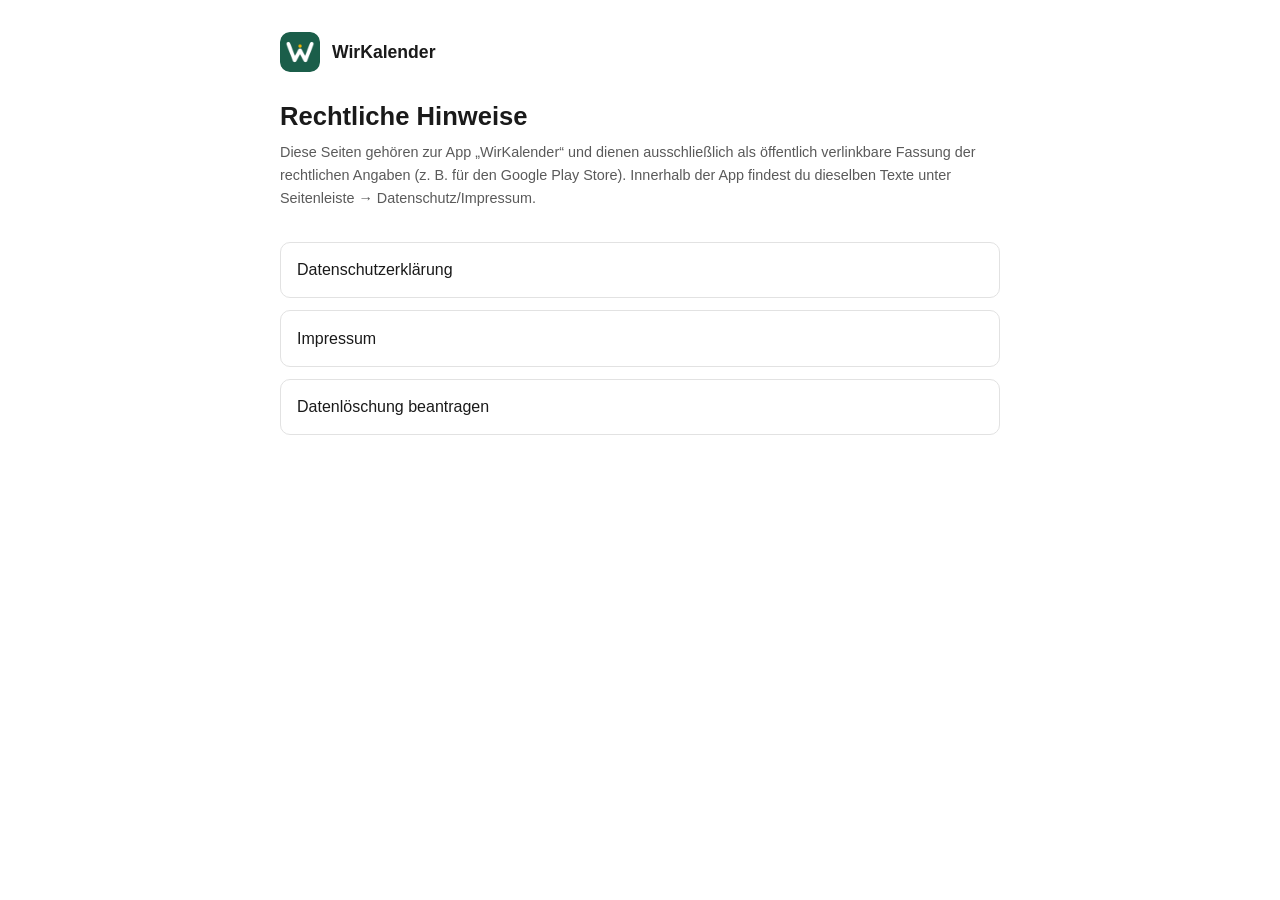
<file: index.html>
<!DOCTYPE html>
<html lang="de">
<head>
<meta charset="UTF-8">
<meta name="viewport" content="width=device-width, initial-scale=1">
<title>WirKalender – Rechtliches</title>
<link rel="icon" href="icon.png">
<link rel="stylesheet" href="style.css">
</head>
<body>
<header class="app-header">
  <img src="icon.png" alt="">
  <span class="app-name">WirKalender</span>
</header>
<main>
  <h1>Rechtliche Hinweise</h1>
  <p class="stand">Diese Seiten gehören zur App „WirKalender“ und dienen ausschließlich als
  öffentlich verlinkbare Fassung der rechtlichen Angaben (z.&nbsp;B. für den Google Play
  Store). Innerhalb der App findest du dieselben Texte unter Seitenleiste →
  Datenschutz/Impressum.</p>

  <div class="index-links">
    <a href="datenschutz.html">Datenschutzerklärung</a>
    <a href="impressum.html">Impressum</a>
    <a href="datenloeschung.html">Datenlöschung beantragen</a>
  </div>
</main>
</body>
</html>
</file>
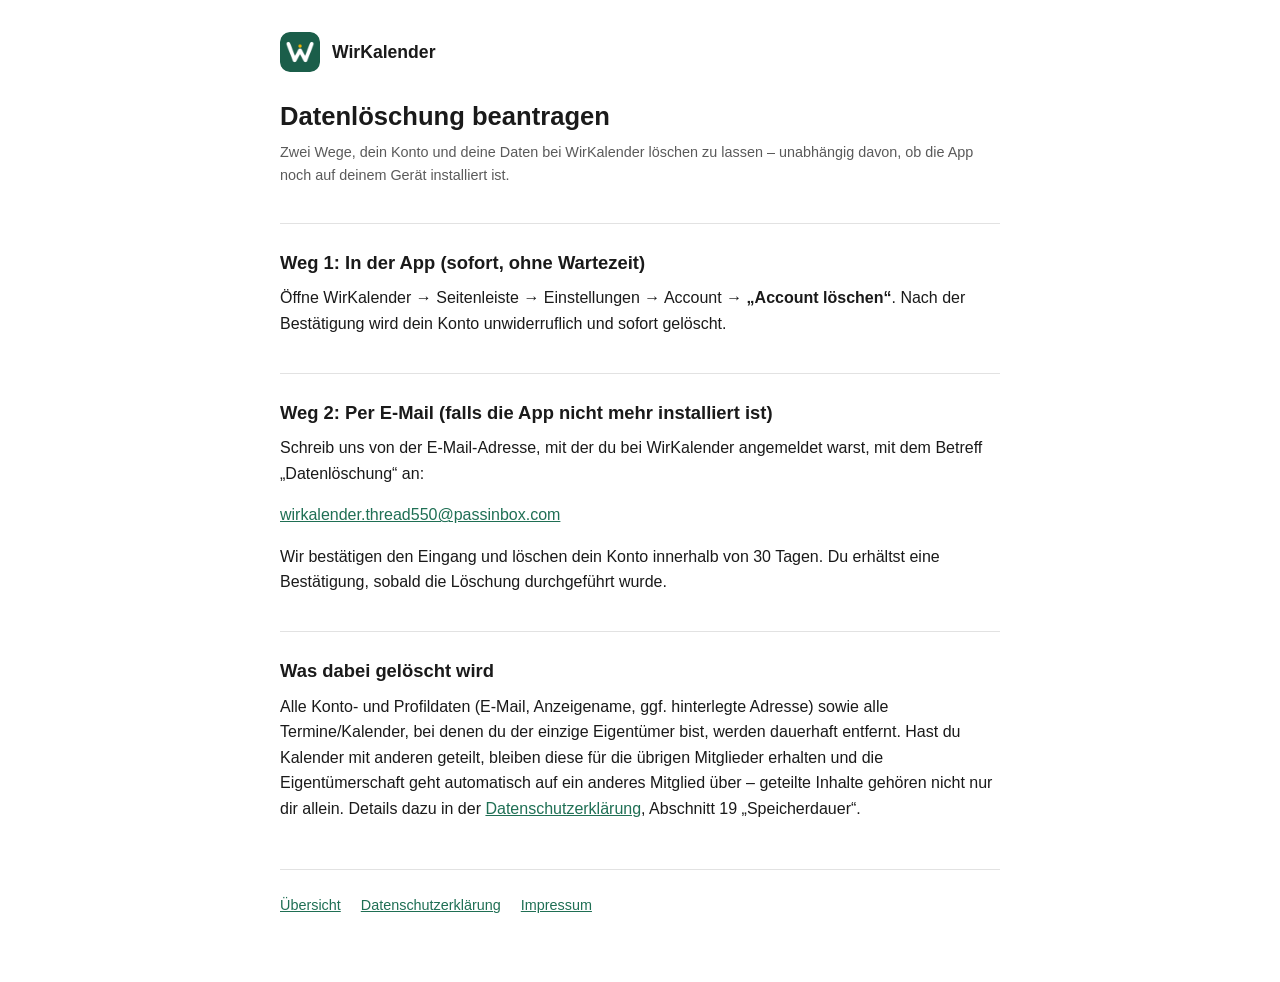
<file: datenloeschung.html>
<!DOCTYPE html>
<html lang="de">
<head>
<meta charset="UTF-8">
<meta name="viewport" content="width=device-width, initial-scale=1">
<title>Datenlöschung beantragen – WirKalender</title>
<link rel="icon" href="icon.png">
<link rel="stylesheet" href="style.css">
</head>
<body>
<header class="app-header">
  <img src="icon.png" alt="">
  <span class="app-name">WirKalender</span>
</header>
<main>
  <h1>Datenlöschung beantragen</h1>
  <p class="stand">Zwei Wege, dein Konto und deine Daten bei WirKalender löschen zu lassen –
  unabhängig davon, ob die App noch auf deinem Gerät installiert ist.</p>

  <h2>Weg 1: In der App (sofort, ohne Wartezeit)</h2>
  <p>Öffne WirKalender → Seitenleiste → Einstellungen → Account → <strong>„Account
  löschen“</strong>. Nach der Bestätigung wird dein Konto unwiderruflich und sofort
  gelöscht.</p>

  <h2>Weg 2: Per E-Mail (falls die App nicht mehr installiert ist)</h2>
  <p>Schreib uns von der E-Mail-Adresse, mit der du bei WirKalender angemeldet warst, mit dem
  Betreff „Datenlöschung“ an:</p>
  <p><a href="mailto:wirkalender.thread550@passinbox.com?subject=Datenl%C3%B6schung">wirkalender.thread550@passinbox.com</a></p>
  <p>Wir bestätigen den Eingang und löschen dein Konto innerhalb von 30 Tagen. Du erhältst eine
  Bestätigung, sobald die Löschung durchgeführt wurde.</p>

  <h2>Was dabei gelöscht wird</h2>
  <p>Alle Konto- und Profildaten (E-Mail, Anzeigename, ggf. hinterlegte Adresse) sowie alle
  Termine/Kalender, bei denen du der einzige Eigentümer bist, werden dauerhaft entfernt. Hast
  du Kalender mit anderen geteilt, bleiben diese für die übrigen Mitglieder erhalten und die
  Eigentümerschaft geht automatisch auf ein anderes Mitglied über – geteilte Inhalte gehören
  nicht nur dir allein. Details dazu in der <a href="datenschutz.html">Datenschutzerklärung</a>,
  Abschnitt 19 „Speicherdauer“.</p>

  <nav class="legal-links">
    <a href="index.html">Übersicht</a>
    <a href="datenschutz.html">Datenschutzerklärung</a>
    <a href="impressum.html">Impressum</a>
  </nav>
</main>
</body>
</html>
</file>
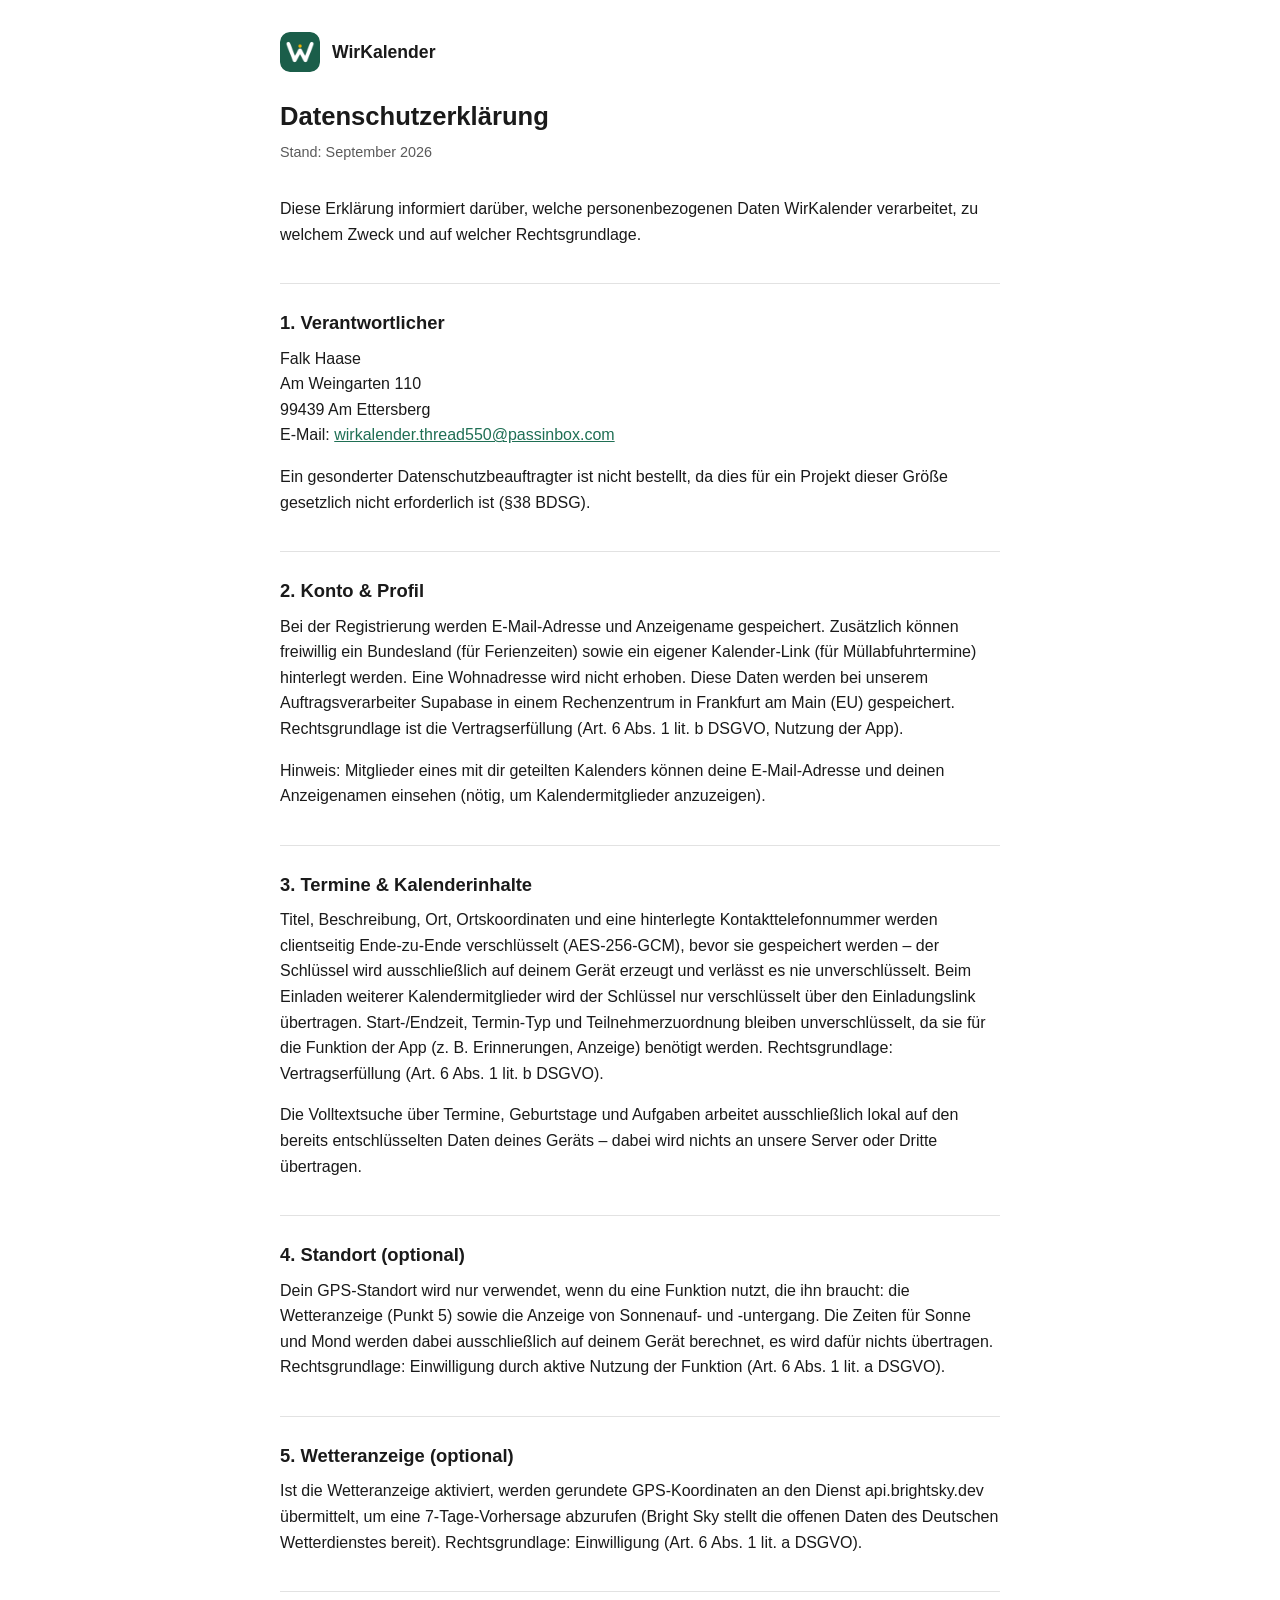
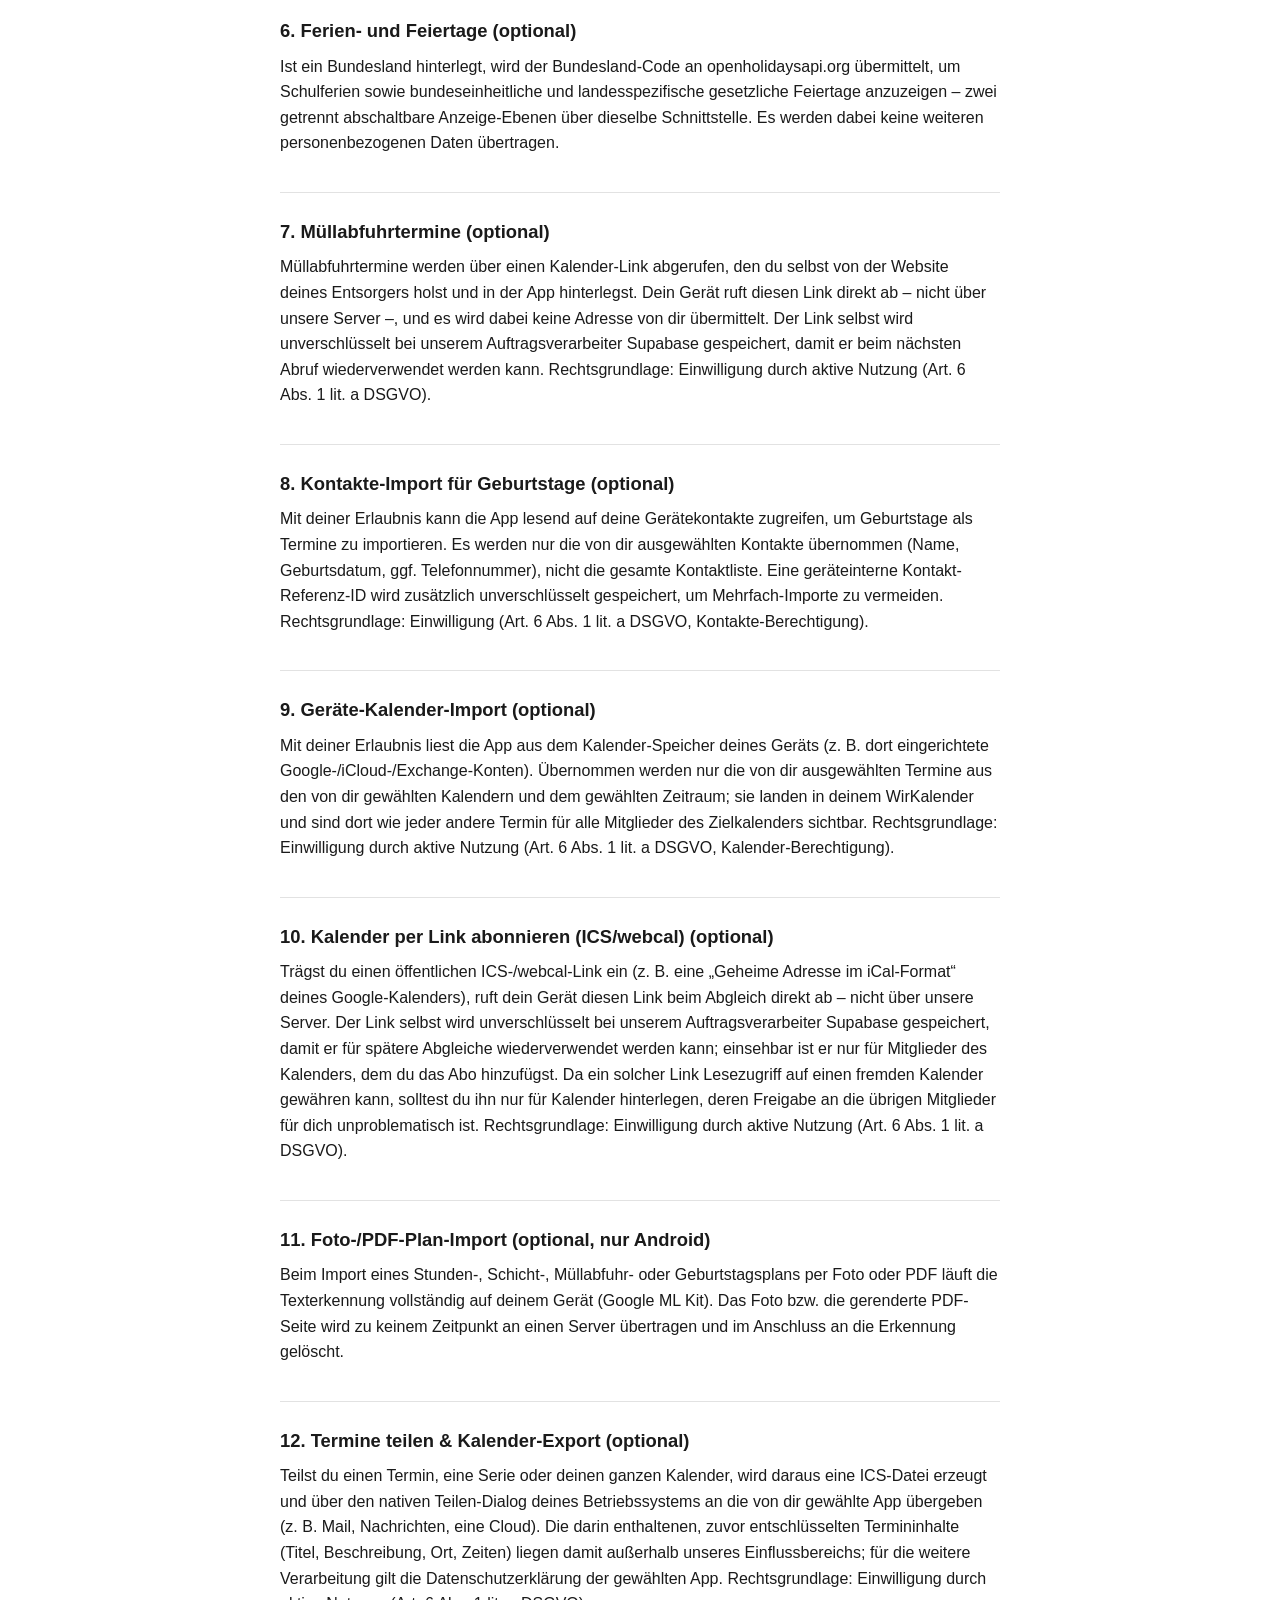
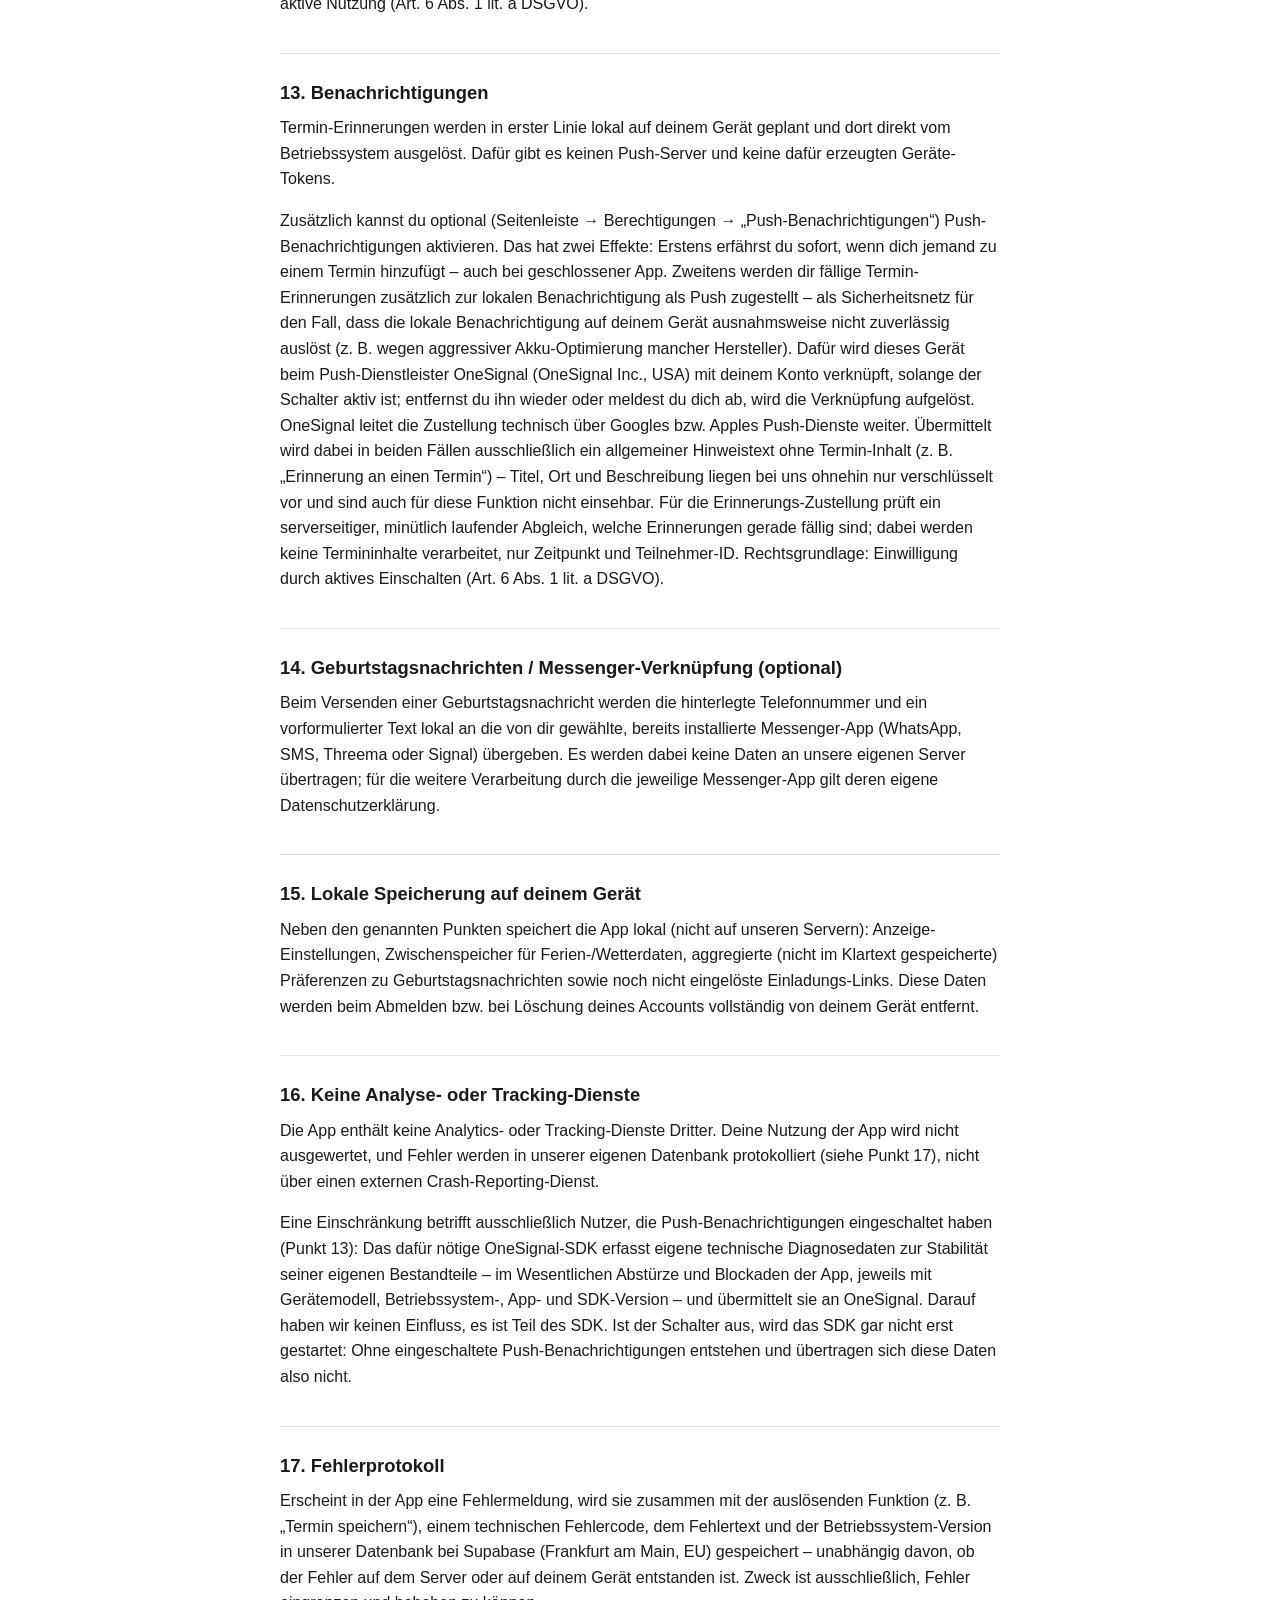
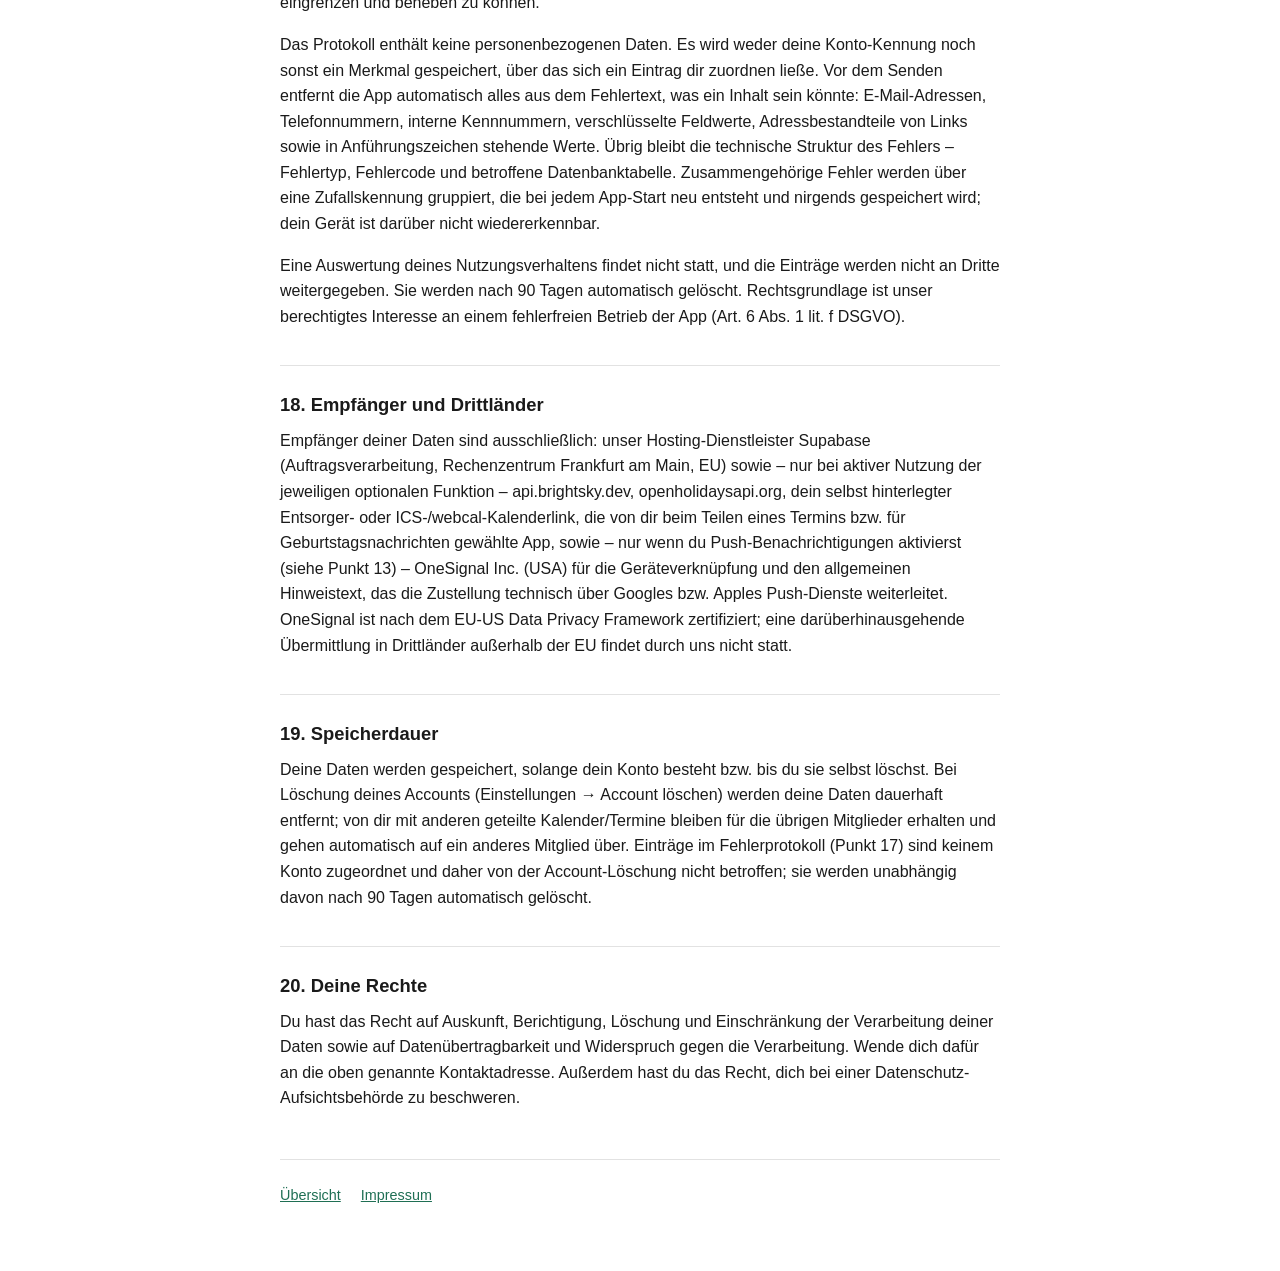
<file: datenschutz.html>
<!DOCTYPE html>
<html lang="de">
<head>
<meta charset="UTF-8">
<meta name="viewport" content="width=device-width, initial-scale=1">
<title>Datenschutzerklärung – WirKalender</title>
<link rel="icon" href="icon.png">
<link rel="stylesheet" href="style.css">
</head>
<body>
<header class="app-header">
  <img src="icon.png" alt="">
  <span class="app-name">WirKalender</span>
</header>
<main>
  <h1>Datenschutzerklärung</h1>
  <p class="stand">Stand: September 2026</p>

  <p>Diese Erklärung informiert darüber, welche personenbezogenen Daten WirKalender
  verarbeitet, zu welchem Zweck und auf welcher Rechtsgrundlage.</p>

  <h2>1. Verantwortlicher</h2>
  <p>
    Falk Haase<br>
    Am Weingarten 110<br>
    99439 Am Ettersberg<br>
    E-Mail: <a href="mailto:wirkalender.thread550@passinbox.com">wirkalender.thread550@passinbox.com</a>
  </p>
  <p>Ein gesonderter Datenschutzbeauftragter ist nicht bestellt, da dies für ein Projekt
  dieser Größe gesetzlich nicht erforderlich ist (§38 BDSG).</p>

  <h2>2. Konto &amp; Profil</h2>
  <p>Bei der Registrierung werden E-Mail-Adresse und Anzeigename gespeichert. Zusätzlich
  können freiwillig ein Bundesland (für Ferienzeiten) sowie ein eigener Kalender-Link (für
  Müllabfuhrtermine) hinterlegt werden. Eine Wohnadresse wird nicht erhoben. Diese Daten werden
  bei unserem Auftragsverarbeiter Supabase in einem Rechenzentrum
  in Frankfurt am Main (EU) gespeichert. Rechtsgrundlage ist die Vertragserfüllung (Art. 6
  Abs. 1 lit. b DSGVO, Nutzung der App).</p>
  <p>Hinweis: Mitglieder eines mit dir geteilten Kalenders können deine E-Mail-Adresse und
  deinen Anzeigenamen einsehen (nötig, um Kalendermitglieder anzuzeigen).</p>

  <h2>3. Termine &amp; Kalenderinhalte</h2>
  <p>Titel, Beschreibung, Ort, Ortskoordinaten und eine hinterlegte Kontakttelefonnummer
  werden clientseitig Ende-zu-Ende verschlüsselt (AES-256-GCM), bevor sie gespeichert werden –
  der Schlüssel wird ausschließlich auf deinem Gerät erzeugt und verlässt es nie
  unverschlüsselt. Beim Einladen weiterer Kalendermitglieder wird der Schlüssel nur
  verschlüsselt über den Einladungslink übertragen. Start-/Endzeit, Termin-Typ und
  Teilnehmerzuordnung bleiben unverschlüsselt, da sie für die Funktion der App (z.&nbsp;B.
  Erinnerungen, Anzeige) benötigt werden. Rechtsgrundlage: Vertragserfüllung (Art. 6 Abs. 1
  lit. b DSGVO).</p>
  <p>Die Volltextsuche über Termine, Geburtstage und Aufgaben arbeitet ausschließlich lokal
  auf den bereits entschlüsselten Daten deines Geräts – dabei wird nichts an unsere Server
  oder Dritte übertragen.</p>

  <h2>4. Standort (optional)</h2>
  <p>Dein GPS-Standort wird nur verwendet, wenn du eine Funktion nutzt, die ihn braucht: die
  Wetteranzeige (Punkt 5) sowie die Anzeige von Sonnenauf- und -untergang. Die Zeiten für Sonne
  und Mond werden dabei ausschließlich auf deinem Gerät berechnet, es wird dafür nichts
  übertragen. Rechtsgrundlage: Einwilligung durch aktive Nutzung der Funktion (Art. 6 Abs. 1
  lit. a DSGVO).</p>

  <h2>5. Wetteranzeige (optional)</h2>
  <p>Ist die Wetteranzeige aktiviert, werden gerundete GPS-Koordinaten an den Dienst
  api.brightsky.dev übermittelt, um eine 7-Tage-Vorhersage abzurufen (Bright Sky stellt die
  offenen Daten des Deutschen Wetterdienstes bereit). Rechtsgrundlage:
  Einwilligung (Art. 6 Abs. 1 lit. a DSGVO).</p>

  <h2>6. Ferien- und Feiertage (optional)</h2>
  <p>Ist ein Bundesland hinterlegt, wird der Bundesland-Code an openholidaysapi.org
  übermittelt, um Schulferien sowie bundeseinheitliche und landesspezifische gesetzliche
  Feiertage anzuzeigen – zwei getrennt abschaltbare Anzeige-Ebenen über dieselbe
  Schnittstelle. Es werden dabei keine weiteren personenbezogenen Daten übertragen.</p>

  <h2>7. Müllabfuhrtermine (optional)</h2>
  <p>Müllabfuhrtermine werden über einen Kalender-Link abgerufen, den du selbst von der Website
  deines Entsorgers holst und in der App hinterlegst. Dein Gerät ruft diesen Link direkt ab –
  nicht über unsere Server –, und es wird dabei keine Adresse von dir übermittelt. Der Link
  selbst wird unverschlüsselt bei unserem Auftragsverarbeiter Supabase gespeichert, damit er
  beim nächsten Abruf wiederverwendet werden kann. Rechtsgrundlage: Einwilligung durch aktive
  Nutzung (Art. 6 Abs. 1 lit. a DSGVO).</p>

  <h2>8. Kontakte-Import für Geburtstage (optional)</h2>
  <p>Mit deiner Erlaubnis kann die App lesend auf deine Gerätekontakte zugreifen, um
  Geburtstage als Termine zu importieren. Es werden nur die von dir ausgewählten Kontakte
  übernommen (Name, Geburtsdatum, ggf. Telefonnummer), nicht die gesamte Kontaktliste. Eine
  geräteinterne Kontakt-Referenz-ID wird zusätzlich unverschlüsselt gespeichert, um
  Mehrfach-Importe zu vermeiden. Rechtsgrundlage: Einwilligung (Art. 6 Abs. 1 lit. a DSGVO,
  Kontakte-Berechtigung).</p>

  <h2>9. Geräte-Kalender-Import (optional)</h2>
  <p>Mit deiner Erlaubnis liest die App aus dem Kalender-Speicher deines Geräts (z.&nbsp;B.
  dort eingerichtete Google-/iCloud-/Exchange-Konten). Übernommen werden nur die von dir
  ausgewählten Termine aus den von dir gewählten Kalendern und dem gewählten Zeitraum; sie
  landen in deinem WirKalender und sind dort wie jeder andere Termin für alle Mitglieder des
  Zielkalenders sichtbar. Rechtsgrundlage: Einwilligung durch aktive Nutzung (Art. 6 Abs. 1
  lit. a DSGVO, Kalender-Berechtigung).</p>

  <h2>10. Kalender per Link abonnieren (ICS/webcal) (optional)</h2>
  <p>Trägst du einen öffentlichen ICS-/webcal-Link ein (z.&nbsp;B. eine „Geheime Adresse im
  iCal-Format“ deines Google-Kalenders), ruft dein Gerät diesen Link beim Abgleich direkt ab –
  nicht über unsere Server. Der Link selbst wird unverschlüsselt bei unserem
  Auftragsverarbeiter Supabase gespeichert, damit er für spätere Abgleiche wiederverwendet
  werden kann; einsehbar ist er nur für Mitglieder des Kalenders, dem du das Abo hinzufügst.
  Da ein solcher Link Lesezugriff auf einen fremden Kalender gewähren kann, solltest du ihn
  nur für Kalender hinterlegen, deren Freigabe an die übrigen Mitglieder für dich
  unproblematisch ist. Rechtsgrundlage: Einwilligung durch aktive Nutzung (Art. 6 Abs. 1
  lit. a DSGVO).</p>

  <h2>11. Foto-/PDF-Plan-Import (optional, nur Android)</h2>
  <p>Beim Import eines Stunden-, Schicht-, Müllabfuhr- oder Geburtstagsplans per Foto oder PDF
  läuft die Texterkennung vollständig auf deinem Gerät (Google ML Kit). Das Foto bzw. die
  gerenderte PDF-Seite wird zu keinem Zeitpunkt an einen Server übertragen und im Anschluss an
  die Erkennung gelöscht.</p>

  <h2>12. Termine teilen &amp; Kalender-Export (optional)</h2>
  <p>Teilst du einen Termin, eine Serie oder deinen ganzen Kalender, wird daraus eine
  ICS-Datei erzeugt und über den nativen Teilen-Dialog deines Betriebssystems an die von dir
  gewählte App übergeben (z.&nbsp;B. Mail, Nachrichten, eine Cloud). Die darin enthaltenen,
  zuvor entschlüsselten Termininhalte (Titel, Beschreibung, Ort, Zeiten) liegen damit
  außerhalb unseres Einflussbereichs; für die weitere Verarbeitung gilt die
  Datenschutzerklärung der gewählten App. Rechtsgrundlage: Einwilligung durch aktive Nutzung
  (Art. 6 Abs. 1 lit. a DSGVO).</p>

  <h2>13. Benachrichtigungen</h2>
  <p>Termin-Erinnerungen werden in erster Linie lokal auf deinem Gerät geplant und dort direkt
  vom Betriebssystem ausgelöst. Dafür gibt es keinen Push-Server und keine dafür erzeugten
  Geräte-Tokens.</p>
  <p>Zusätzlich kannst du optional (Seitenleiste → Berechtigungen → „Push-Benachrichtigungen“)
  Push-Benachrichtigungen aktivieren. Das hat zwei Effekte: Erstens erfährst du sofort, wenn
  dich jemand zu einem Termin hinzufügt – auch bei geschlossener App. Zweitens werden dir
  fällige Termin-Erinnerungen zusätzlich zur lokalen Benachrichtigung als Push zugestellt – als
  Sicherheitsnetz für den Fall, dass die lokale Benachrichtigung auf deinem Gerät ausnahmsweise
  nicht zuverlässig auslöst (z.&nbsp;B. wegen aggressiver Akku-Optimierung mancher Hersteller).
  Dafür wird dieses Gerät beim Push-Dienstleister OneSignal (OneSignal Inc., USA) mit deinem
  Konto verknüpft, solange der Schalter aktiv ist; entfernst du ihn wieder oder meldest du dich
  ab, wird die Verknüpfung aufgelöst. OneSignal leitet die Zustellung technisch über Googles
  bzw. Apples Push-Dienste weiter. Übermittelt wird dabei in beiden Fällen ausschließlich ein
  allgemeiner Hinweistext ohne Termin-Inhalt (z.&nbsp;B. „Erinnerung an einen Termin“) – Titel,
  Ort und Beschreibung liegen bei uns ohnehin nur verschlüsselt vor und sind auch für diese
  Funktion nicht einsehbar. Für die Erinnerungs-Zustellung prüft ein serverseitiger, minütlich
  laufender Abgleich, welche Erinnerungen gerade fällig sind; dabei werden keine Termininhalte
  verarbeitet, nur Zeitpunkt und Teilnehmer-ID. Rechtsgrundlage: Einwilligung durch aktives
  Einschalten (Art. 6 Abs. 1 lit. a DSGVO).</p>

  <h2>14. Geburtstagsnachrichten / Messenger-Verknüpfung (optional)</h2>
  <p>Beim Versenden einer Geburtstagsnachricht werden die hinterlegte Telefonnummer und ein
  vorformulierter Text lokal an die von dir gewählte, bereits installierte Messenger-App
  (WhatsApp, SMS, Threema oder Signal) übergeben. Es werden dabei keine Daten an unsere
  eigenen Server übertragen; für die weitere Verarbeitung durch die jeweilige Messenger-App
  gilt deren eigene Datenschutzerklärung.</p>

  <h2>15. Lokale Speicherung auf deinem Gerät</h2>
  <p>Neben den genannten Punkten speichert die App lokal (nicht auf unseren Servern):
  Anzeige-Einstellungen, Zwischenspeicher für Ferien-/Wetterdaten, aggregierte (nicht im
  Klartext gespeicherte) Präferenzen zu Geburtstagsnachrichten sowie noch nicht eingelöste
  Einladungs-Links. Diese Daten werden beim Abmelden bzw. bei Löschung deines Accounts
  vollständig von deinem Gerät entfernt.</p>

  <h2>16. Keine Analyse- oder Tracking-Dienste</h2>
  <p>Die App enthält keine Analytics- oder Tracking-Dienste Dritter. Deine Nutzung der App wird
  nicht ausgewertet, und Fehler werden in unserer eigenen Datenbank protokolliert (siehe
  Punkt 17), nicht über einen externen Crash-Reporting-Dienst.</p>
  <p>Eine Einschränkung betrifft ausschließlich Nutzer, die Push-Benachrichtigungen
  eingeschaltet haben (Punkt 13): Das dafür nötige OneSignal-SDK erfasst eigene technische
  Diagnosedaten zur Stabilität seiner eigenen Bestandteile – im Wesentlichen Abstürze und
  Blockaden der App, jeweils mit Gerätemodell, Betriebssystem-, App- und SDK-Version – und
  übermittelt sie an OneSignal. Darauf haben wir keinen Einfluss, es ist Teil des SDK. Ist der
  Schalter aus, wird das SDK gar nicht erst gestartet: Ohne eingeschaltete
  Push-Benachrichtigungen entstehen und übertragen sich diese Daten also nicht.</p>

  <h2>17. Fehlerprotokoll</h2>
  <p>Erscheint in der App eine Fehlermeldung, wird sie zusammen mit der auslösenden Funktion
  (z.&nbsp;B. „Termin speichern“), einem technischen Fehlercode, dem Fehlertext und der
  Betriebssystem-Version in unserer Datenbank bei Supabase (Frankfurt am Main, EU) gespeichert
  – unabhängig davon, ob der Fehler auf dem Server oder auf deinem Gerät entstanden ist. Zweck
  ist ausschließlich, Fehler eingrenzen und beheben zu können.</p>
  <p>Das Protokoll enthält keine personenbezogenen Daten. Es wird weder deine Konto-Kennung
  noch sonst ein Merkmal gespeichert, über das sich ein Eintrag dir zuordnen ließe. Vor dem
  Senden entfernt die App automatisch alles aus dem Fehlertext, was ein Inhalt sein könnte:
  E-Mail-Adressen, Telefonnummern, interne Kennnummern, verschlüsselte Feldwerte,
  Adressbestandteile von Links sowie in Anführungszeichen stehende Werte. Übrig bleibt die
  technische Struktur des Fehlers – Fehlertyp, Fehlercode und betroffene Datenbanktabelle.
  Zusammengehörige Fehler werden über eine Zufallskennung gruppiert, die bei jedem App-Start
  neu entsteht und nirgends gespeichert wird; dein Gerät ist darüber nicht wiedererkennbar.</p>
  <p>Eine Auswertung deines Nutzungsverhaltens findet nicht statt, und die Einträge werden
  nicht an Dritte weitergegeben. Sie werden nach 90 Tagen automatisch gelöscht.
  Rechtsgrundlage ist unser berechtigtes Interesse an einem fehlerfreien Betrieb der App
  (Art. 6 Abs. 1 lit. f DSGVO).</p>

  <h2>18. Empfänger und Drittländer</h2>
  <p>Empfänger deiner Daten sind ausschließlich: unser Hosting-Dienstleister Supabase
  (Auftragsverarbeitung, Rechenzentrum Frankfurt am Main, EU) sowie – nur bei aktiver Nutzung
  der jeweiligen optionalen Funktion –
  api.brightsky.dev,
  openholidaysapi.org, dein selbst hinterlegter Entsorger- oder
  ICS-/webcal-Kalenderlink, die von dir beim Teilen eines Termins bzw. für
  Geburtstagsnachrichten gewählte App, sowie – nur wenn du Push-Benachrichtigungen aktivierst
  (siehe Punkt 13) – OneSignal Inc. (USA) für die Geräteverknüpfung und den allgemeinen
  Hinweistext, das die Zustellung technisch über Googles bzw. Apples Push-Dienste weiterleitet.
  OneSignal ist nach dem EU-US Data Privacy Framework zertifiziert; eine darüberhinausgehende
  Übermittlung in Drittländer außerhalb der EU findet durch uns nicht statt.</p>

  <h2>19. Speicherdauer</h2>
  <p>Deine Daten werden gespeichert, solange dein Konto besteht bzw. bis du sie selbst
  löschst. Bei Löschung deines Accounts (Einstellungen → Account löschen) werden deine Daten
  dauerhaft entfernt; von dir mit anderen geteilte Kalender/Termine bleiben für die übrigen
  Mitglieder erhalten und gehen automatisch auf ein anderes Mitglied über. Einträge im
  Fehlerprotokoll (Punkt 17) sind keinem Konto zugeordnet und daher von der Account-Löschung
  nicht betroffen; sie werden unabhängig davon nach 90 Tagen automatisch gelöscht.</p>

  <h2>20. Deine Rechte</h2>
  <p>Du hast das Recht auf Auskunft, Berichtigung, Löschung und Einschränkung der Verarbeitung
  deiner Daten sowie auf Datenübertragbarkeit und Widerspruch gegen die Verarbeitung. Wende
  dich dafür an die oben genannte Kontaktadresse. Außerdem hast du das Recht, dich bei einer
  Datenschutz-Aufsichtsbehörde zu beschweren.</p>

  <nav class="legal-links">
    <a href="index.html">Übersicht</a>
    <a href="impressum.html">Impressum</a>
  </nav>
</main>
</body>
</html>
</file>
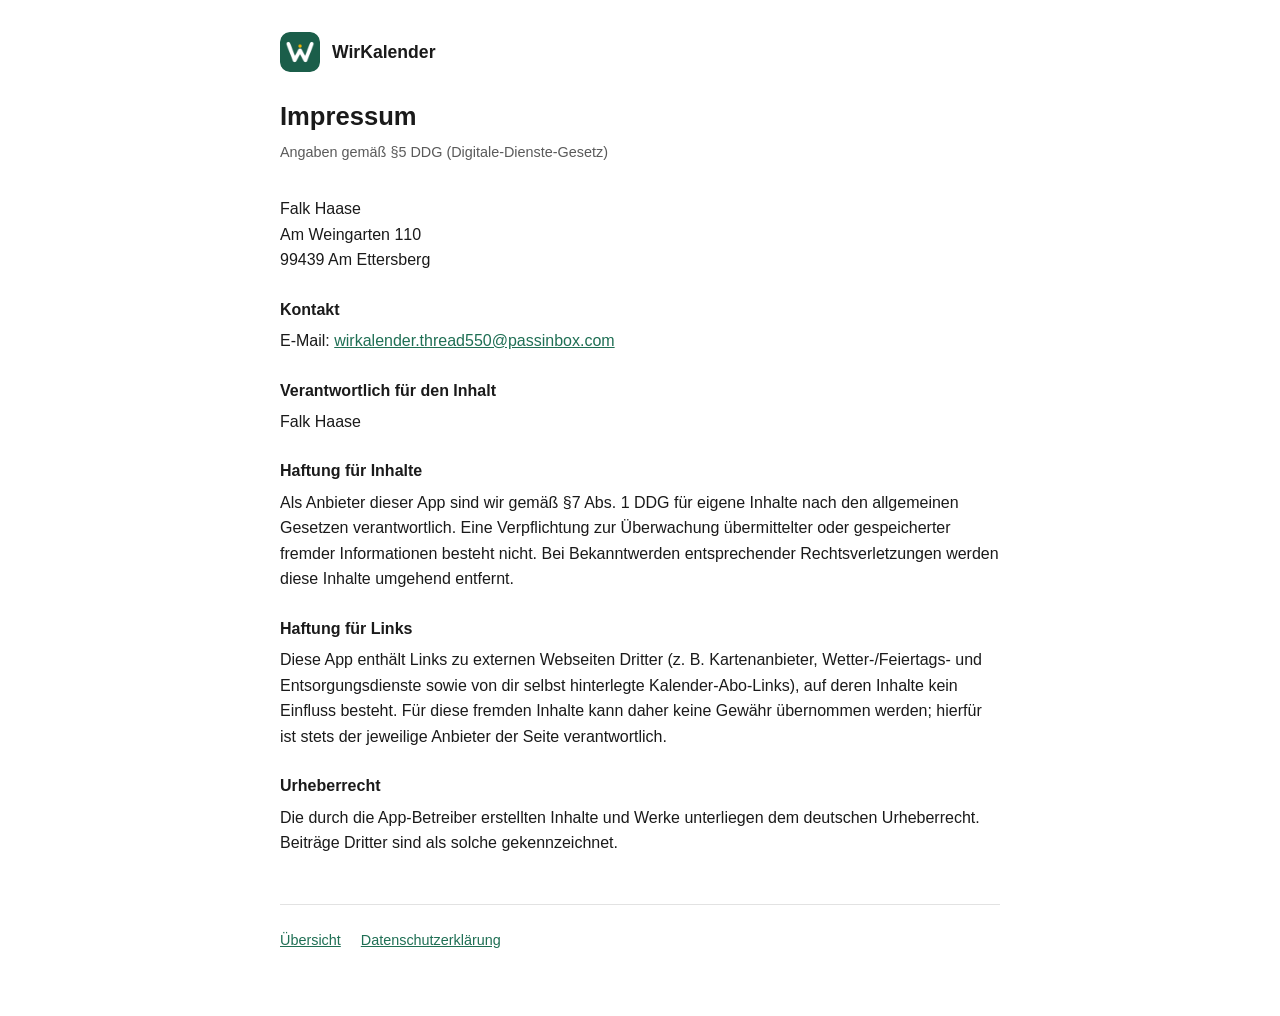
<file: impressum.html>
<!DOCTYPE html>
<html lang="de">
<head>
<meta charset="UTF-8">
<meta name="viewport" content="width=device-width, initial-scale=1">
<title>Impressum – WirKalender</title>
<link rel="icon" href="icon.png">
<link rel="stylesheet" href="style.css">
</head>
<body>
<header class="app-header">
  <img src="icon.png" alt="">
  <span class="app-name">WirKalender</span>
</header>
<main>
  <h1>Impressum</h1>
  <p class="stand">Angaben gemäß §5 DDG (Digitale-Dienste-Gesetz)</p>

  <p>
    Falk Haase<br>
    Am Weingarten 110<br>
    99439 Am Ettersberg
  </p>

  <h3>Kontakt</h3>
  <p>E-Mail: <a href="mailto:wirkalender.thread550@passinbox.com">wirkalender.thread550@passinbox.com</a></p>

  <h3>Verantwortlich für den Inhalt</h3>
  <p>Falk Haase</p>

  <h3>Haftung für Inhalte</h3>
  <p>Als Anbieter dieser App sind wir gemäß §7 Abs.&nbsp;1 DDG für eigene Inhalte nach den
  allgemeinen Gesetzen verantwortlich. Eine Verpflichtung zur Überwachung übermittelter oder
  gespeicherter fremder Informationen besteht nicht. Bei Bekanntwerden entsprechender
  Rechtsverletzungen werden diese Inhalte umgehend entfernt.</p>

  <h3>Haftung für Links</h3>
  <p>Diese App enthält Links zu externen Webseiten Dritter (z.&nbsp;B. Kartenanbieter,
  Wetter-/Feiertags- und Entsorgungsdienste sowie von dir selbst hinterlegte
  Kalender-Abo-Links), auf deren Inhalte kein Einfluss besteht. Für diese fremden Inhalte kann
  daher keine Gewähr übernommen werden; hierfür ist stets der jeweilige Anbieter der Seite
  verantwortlich.</p>

  <h3>Urheberrecht</h3>
  <p>Die durch die App-Betreiber erstellten Inhalte und Werke unterliegen dem deutschen
  Urheberrecht. Beiträge Dritter sind als solche gekennzeichnet.</p>

  <nav class="legal-links">
    <a href="index.html">Übersicht</a>
    <a href="datenschutz.html">Datenschutzerklärung</a>
  </nav>
</main>
</body>
</html>
</file>
<file: style.css>
:root {
  color-scheme: light dark;
  --bg: #ffffff;
  --fg: #1a1a1a;
  --muted: #5a5a5a;
  --accent: #1f6f54;
  --border: #e2e2e2;
  --max-width: 720px;
}

@media (prefers-color-scheme: dark) {
  :root {
    --bg: #121212;
    --fg: #ececec;
    --muted: #a8a8a8;
    --accent: #6fcf9e;
    --border: #2a2a2a;
  }
}

* {
  box-sizing: border-box;
}

body {
  margin: 0;
  padding: 2rem 1rem 4rem;
  background: var(--bg);
  color: var(--fg);
  font-family: -apple-system, BlinkMacSystemFont, "Segoe UI", Roboto, Helvetica, Arial, sans-serif;
  line-height: 1.6;
}

main {
  max-width: var(--max-width);
  margin: 0 auto;
}

header.app-header {
  max-width: var(--max-width);
  margin: 0 auto 1.5rem;
  display: flex;
  align-items: center;
  gap: 0.75rem;
}

header.app-header img {
  width: 40px;
  height: 40px;
  border-radius: 10px;
}

header.app-header .app-name {
  font-weight: 600;
  font-size: 1.1rem;
}

h1 {
  font-size: 1.6rem;
  margin-bottom: 0.25rem;
}

.stand {
  color: var(--muted);
  font-size: 0.9rem;
  margin-top: 0;
  margin-bottom: 2rem;
}

h2 {
  font-size: 1.15rem;
  margin-top: 2.25rem;
  margin-bottom: 0.5rem;
  border-top: 1px solid var(--border);
  padding-top: 1.5rem;
}

h3 {
  font-size: 1rem;
  margin-top: 1.5rem;
  margin-bottom: 0.35rem;
}

p {
  margin: 0 0 1rem;
}

a {
  color: var(--accent);
}

nav.legal-links {
  margin-top: 3rem;
  padding-top: 1.5rem;
  border-top: 1px solid var(--border);
  font-size: 0.9rem;
}

nav.legal-links a {
  margin-right: 1rem;
}

.index-links a {
  display: block;
  padding: 0.9rem 1rem;
  margin-bottom: 0.75rem;
  border: 1px solid var(--border);
  border-radius: 10px;
  text-decoration: none;
  color: var(--fg);
  font-weight: 500;
}

.index-links a:hover {
  border-color: var(--accent);
}

footer {
  margin-top: 3rem;
  color: var(--muted);
  font-size: 0.85rem;
}
</file>
